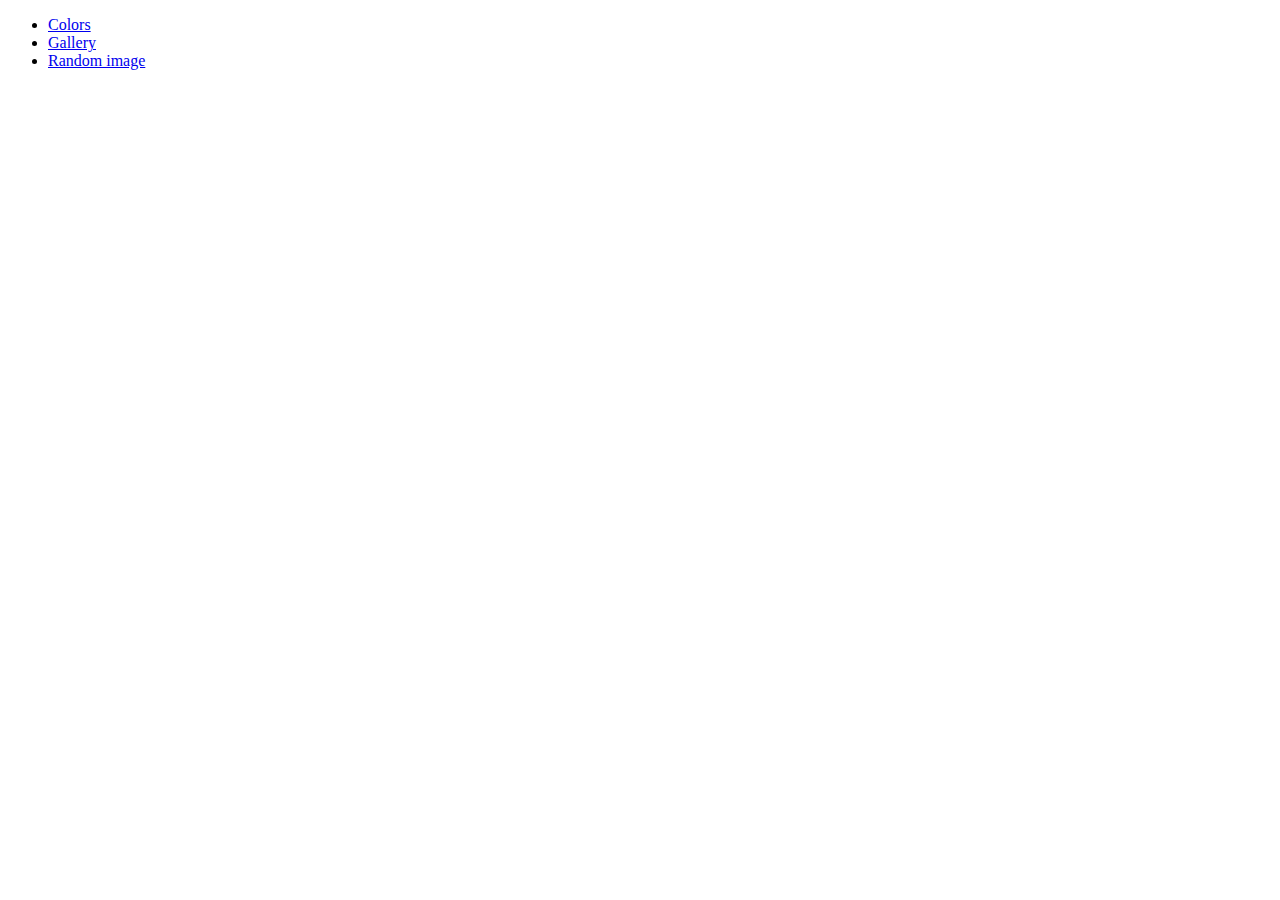
<file: index.html>
<!DOCTYPE html>
<html lang="en">
<head>
    <meta charset="UTF-8">
    <meta http-equiv="X-UA-Compatible" content="IE=edge">
    <meta name="viewport" content="width=device-width, initial-scale=1.0">
    <title>JSSANDBOX</title>
</head>
<body>
    
    <div class="container">
        <ul>
            <li><a href="colors.html">Colors</a></li>
            <li><a href="gallery.html">Gallery</a></li>
            <li><a href="randomimage.html">Random image</a></li>
        </ul>
    </div>

</body>
</html>
</file>
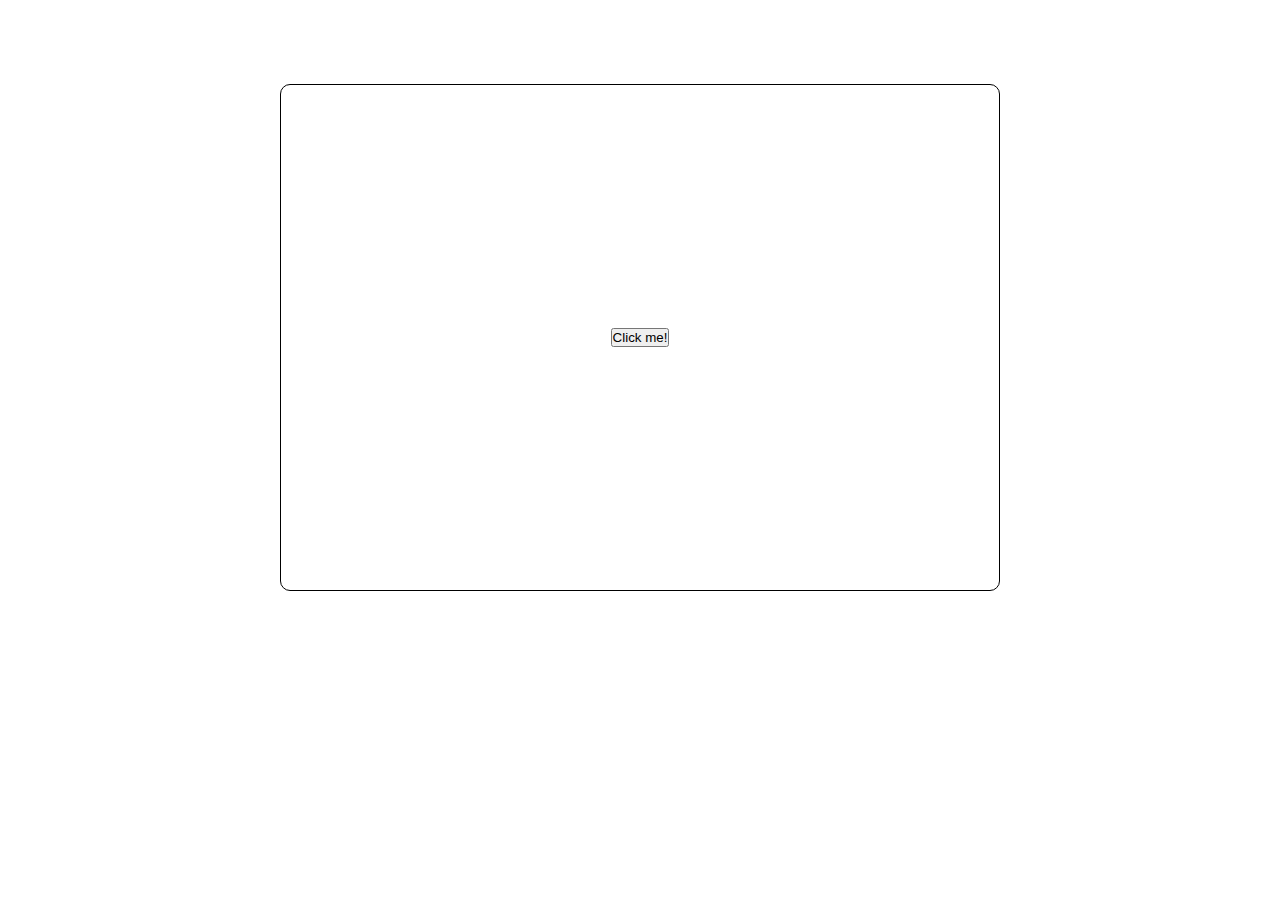
<file: colors.html>
<!DOCTYPE html>
<html lang="en">
<head>
    <meta charset="UTF-8">
    <meta http-equiv="X-UA-Compatible" content="IE=edge">
    <meta name="viewport" content="width=device-width, initial-scale=1.0">
    <title>Random colors</title>
    <link rel="stylesheet" href="css/colors.css">
</head>
<body>
    
    <div class="container">
        <div class="box-container">
            <div class="box">
                <button>Click me!</button>
            </div>
        </div>
    </div>


    <script src="js/colors.js"></script>
</body>
</html>
</file>
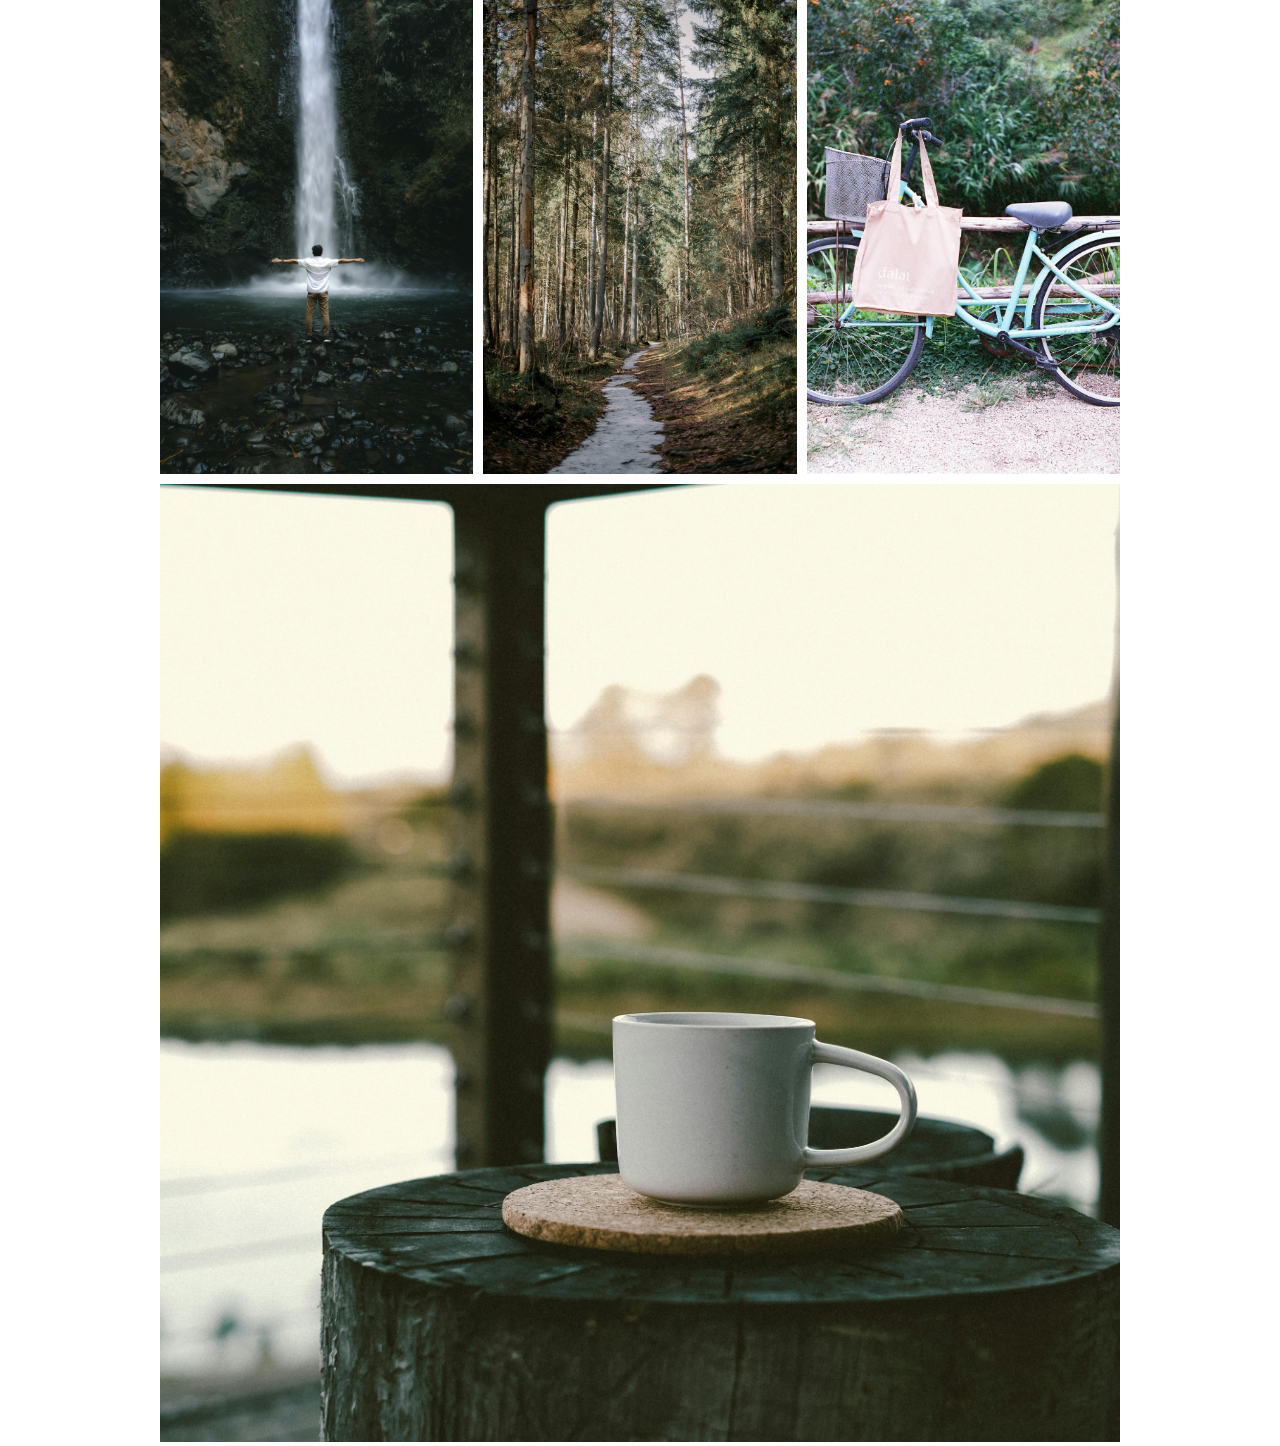
<file: gallery.html>
<!DOCTYPE html>
<html lang="en">
<head>
    <meta charset="UTF-8">
    <meta http-equiv="X-UA-Compatible" content="IE=edge">
    <meta name="viewport" content="width=device-width, initial-scale=1.0">
    <title>Images</title>
    <link rel="stylesheet" href="css/images.css">
</head>
<body>
    
    <div class="container">
        <div class="gallery">
            <div class="gallery-image gallery-image1">
                <img src="img/pic1.jpg" alt="">
            </div>

            <div class="gallery-image gallery-image2">
                <img src="img/pic2.jpg" alt="">
            </div>

            <div class="gallery-image gallery-image3">
                <img src="img/pic3.jpg" alt="">
            </div>

            <div class="gallery-image gallery-image4">
                <img src="img/pic4.jpg" alt="">
            </div>
        </div>
    </div>

    <script src="js/image.js"></script>

</body>
</html>
</file>
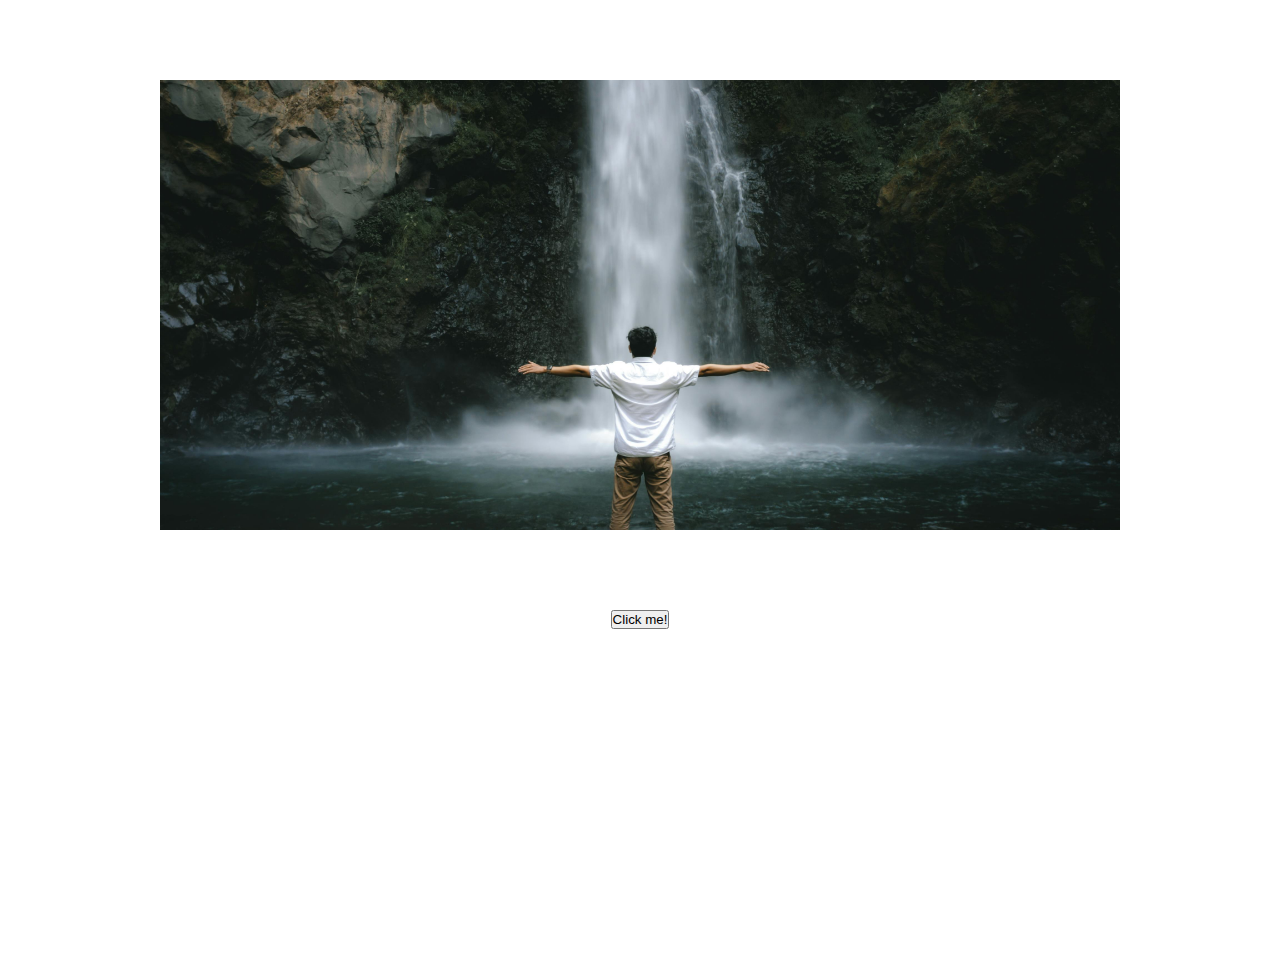
<file: randomimage.html>
<!DOCTYPE html>
<html lang="en">
<head>
    <meta charset="UTF-8">
    <meta http-equiv="X-UA-Compatible" content="IE=edge">
    <meta name="viewport" content="width=device-width, initial-scale=1.0">
    <title>Random Image</title>
    <link rel="stylesheet" href="css/randomimage.css">
</head>
<body>
    
    <div class="container">
        <div class="image-container">
            <img src="img/pic1.jpg" alt="">
        </div>
        <button>Click me!</button>
    </div>


    <script src="js/randomimage.js"></script>
</body>
</html>
</file>
<file: css/colors.css>
* {
    box-sizing: border-box;
    margin: 0;
    padding: 0;
}

.box-container {
    align-items: center;
    justify-content: center;
    display: flex;
    height: 75vh;
    margin: 0 auto;
    width: 75%;
}

.box {
    align-items: center;
    justify-content: center;
    display: flex;
    border: 1px solid black;
    border-radius: 10px;
    width: 75%;
    margin: 0 auto;
    height: 75%;
}
</file>
<file: css/images.css>
* {
    margin: 0;
    padding: 0;
    box-sizing: border-box;
}

.gallery {
    display: grid;
    gap: 10px;
    grid-template-columns: repeat(3, 1fr);
    grid-template-rows: repeat(3, 1fr);
    margin: 0 auto;
    width: 75%;
}

.gallery-image img {
    height: 100%;
    width: 100%;
    object-fit: cover;
}

.gallery-image4 {
    grid-column: 1/4;
    grid-row: 2/4;
}
</file>
<file: css/randomimage.css>
* {
    margin: 0;
    padding: 0;
    box-sizing: border-box;
}

.container {
    height: 100vh;
    text-align: center;
}

.image-container {
    height: 50%;
    margin: 5rem auto;
    width: 75%;
}

img {
    object-fit: cover;
    height: 100%;
    width: 100%;
}
</file>
